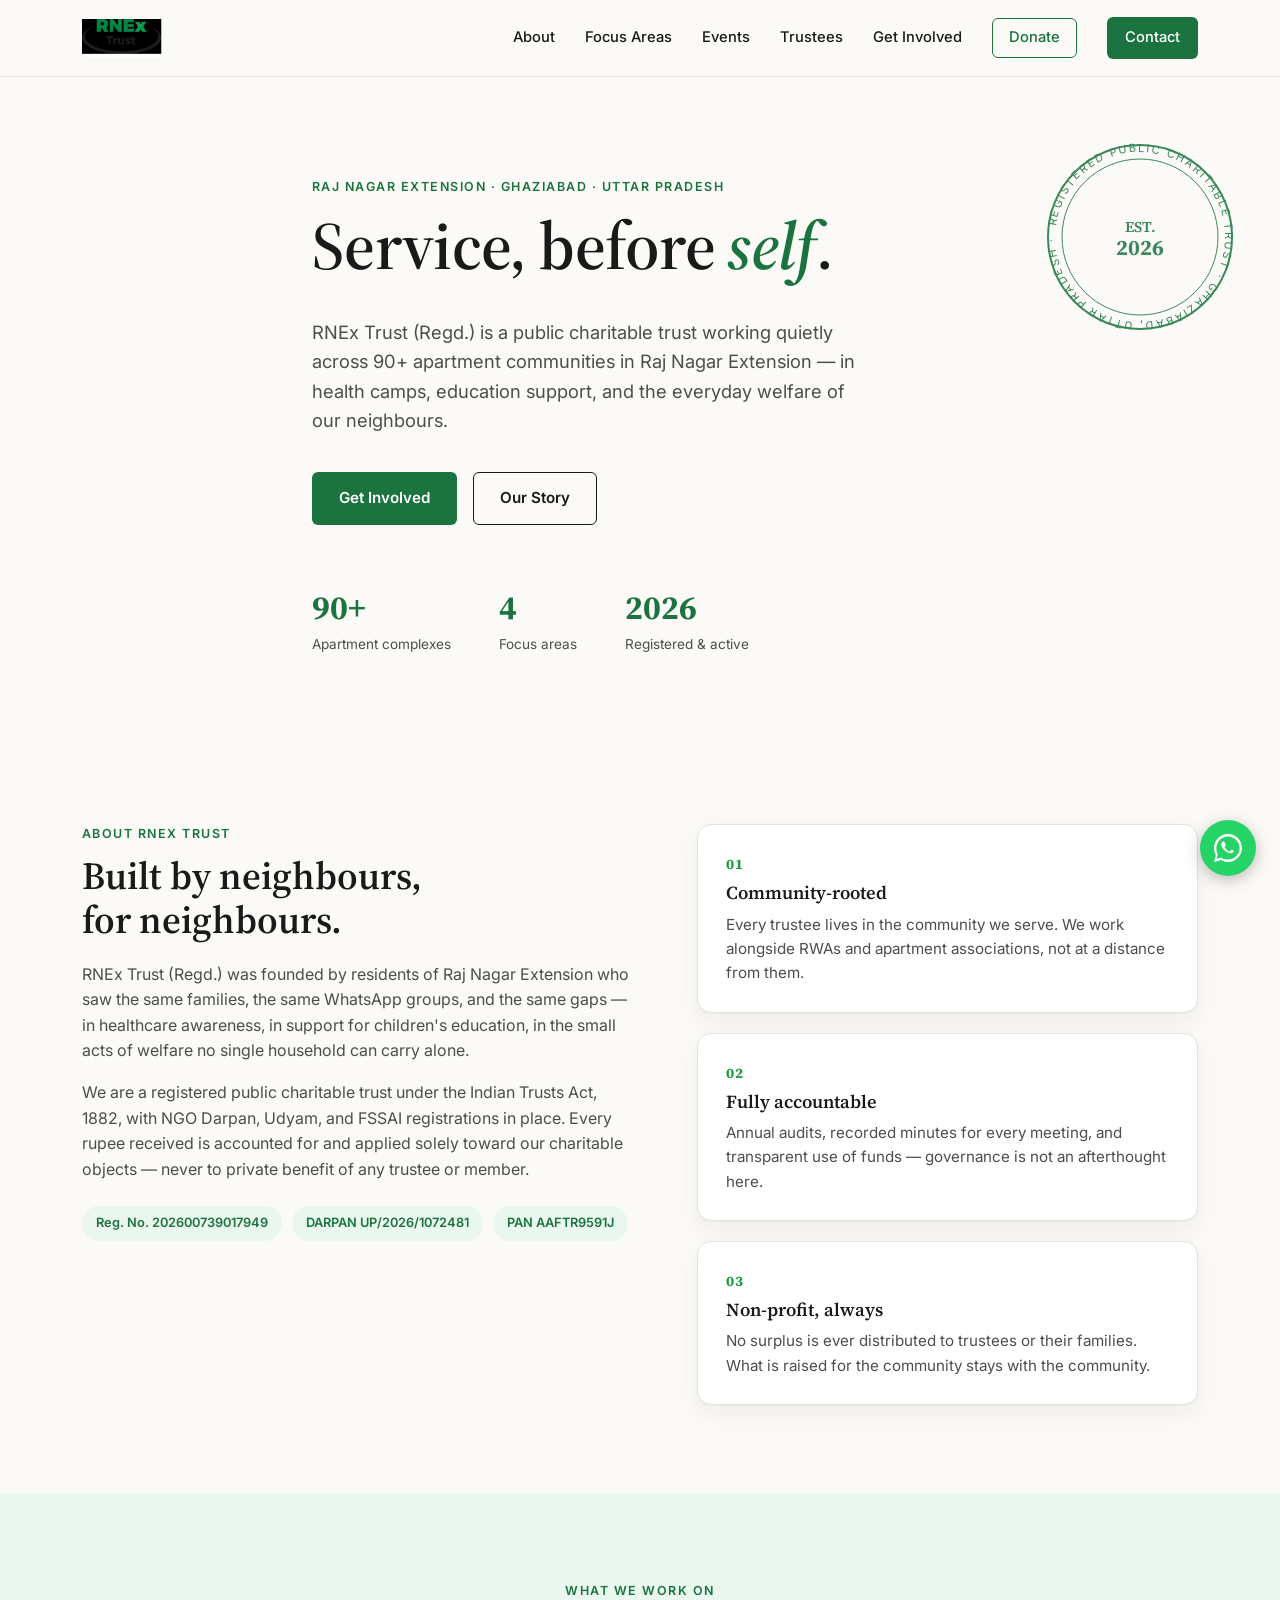
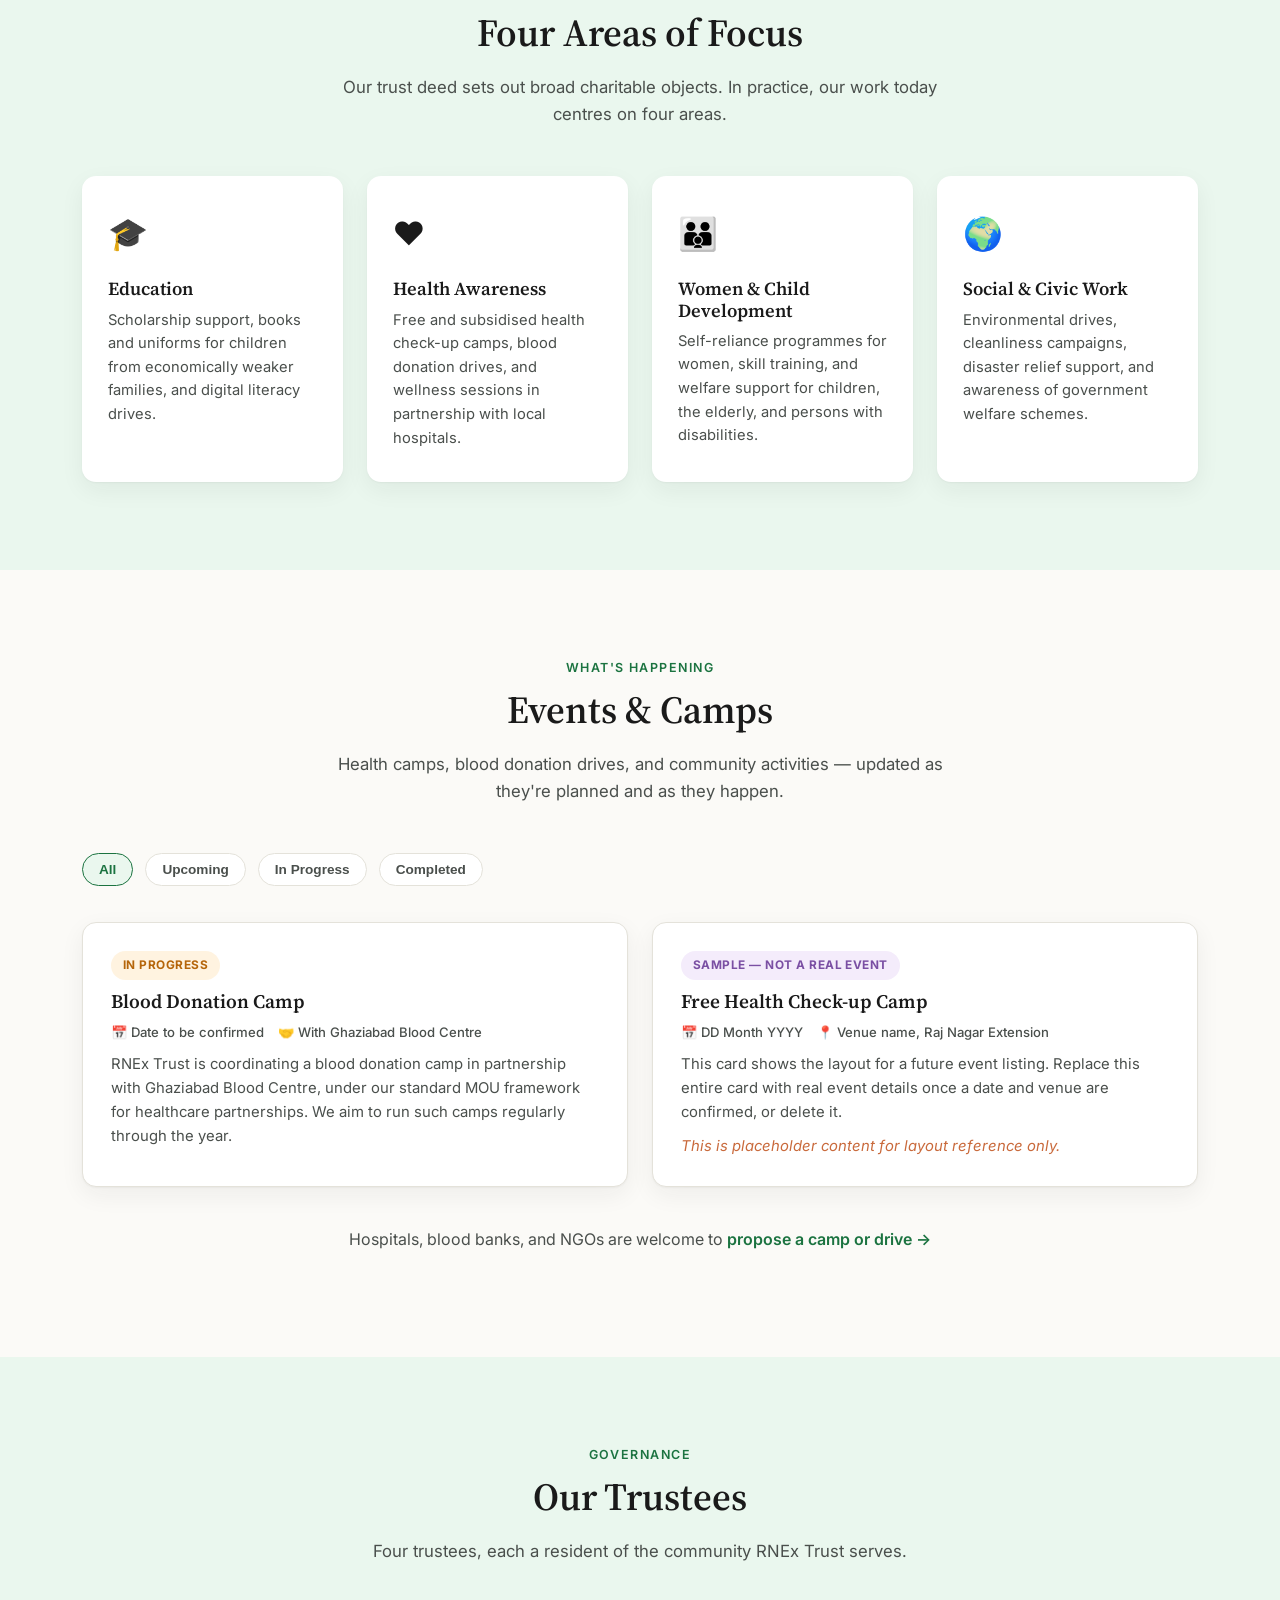
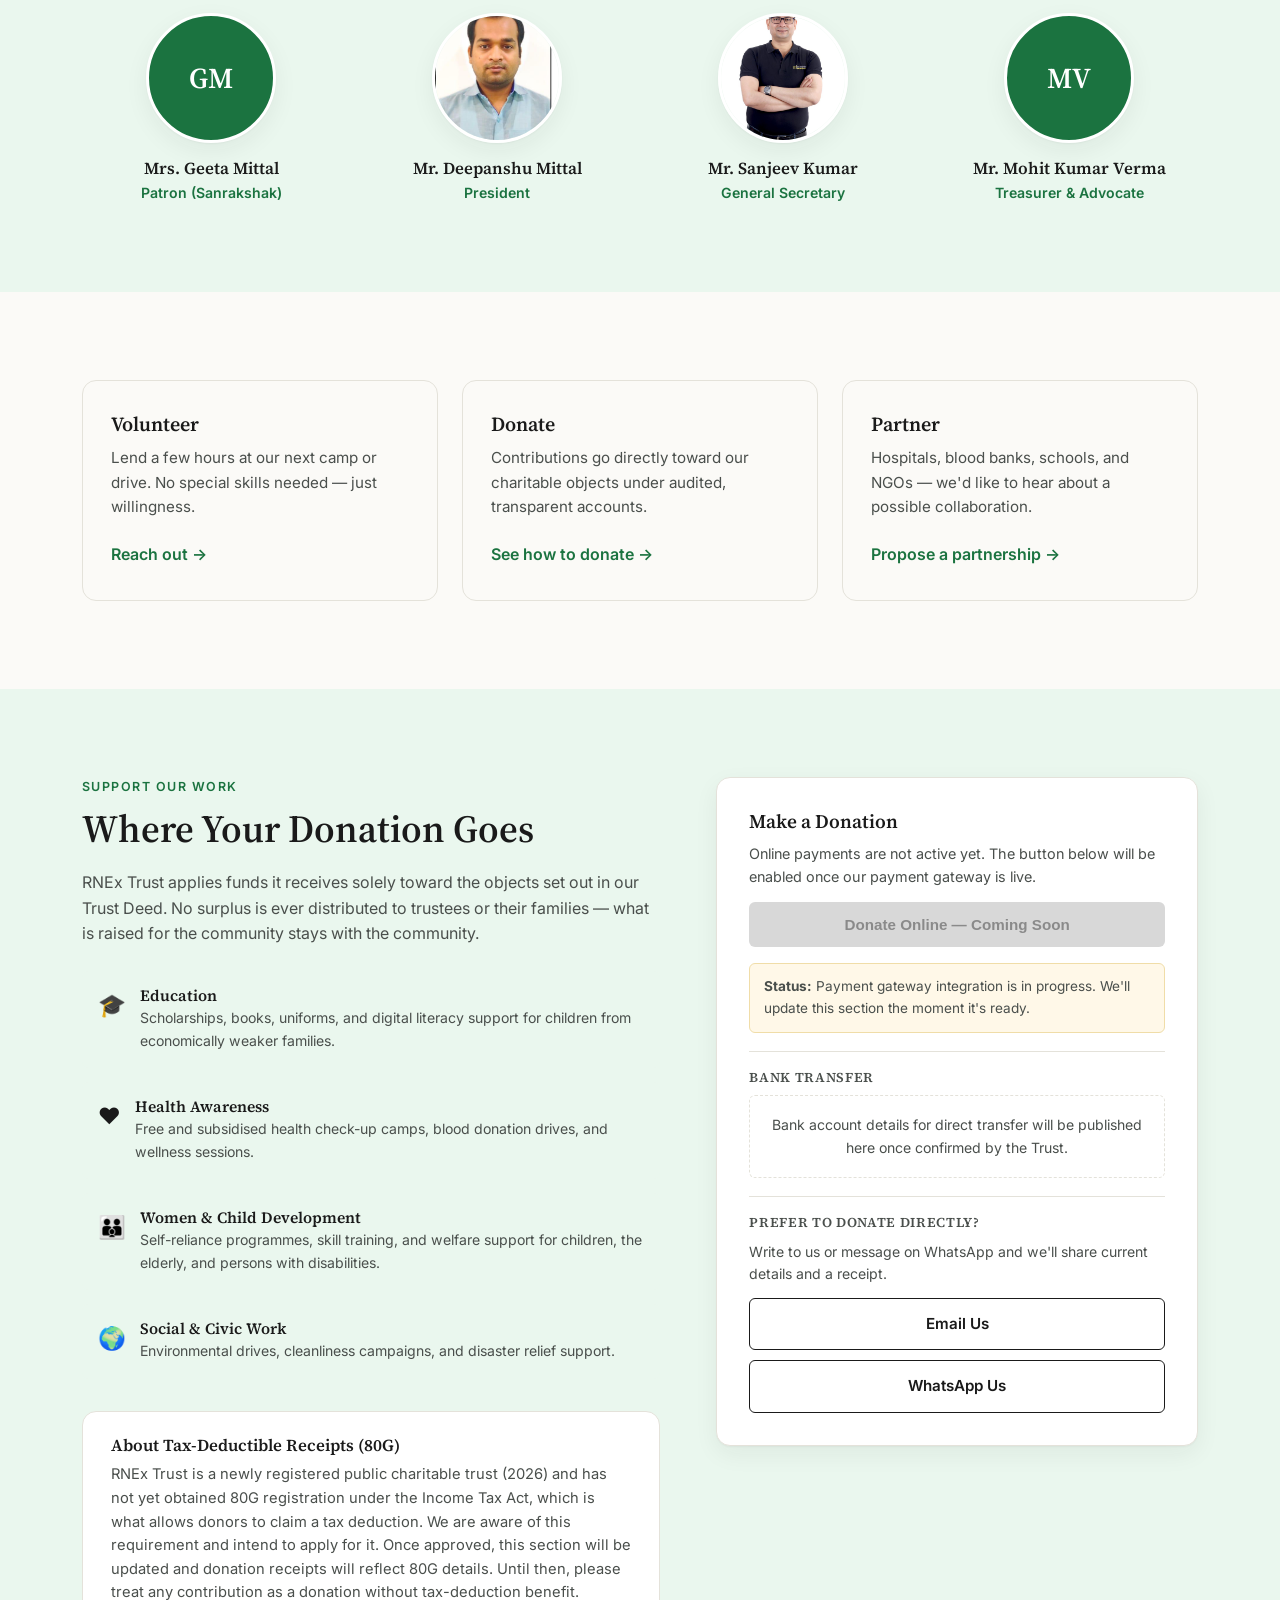
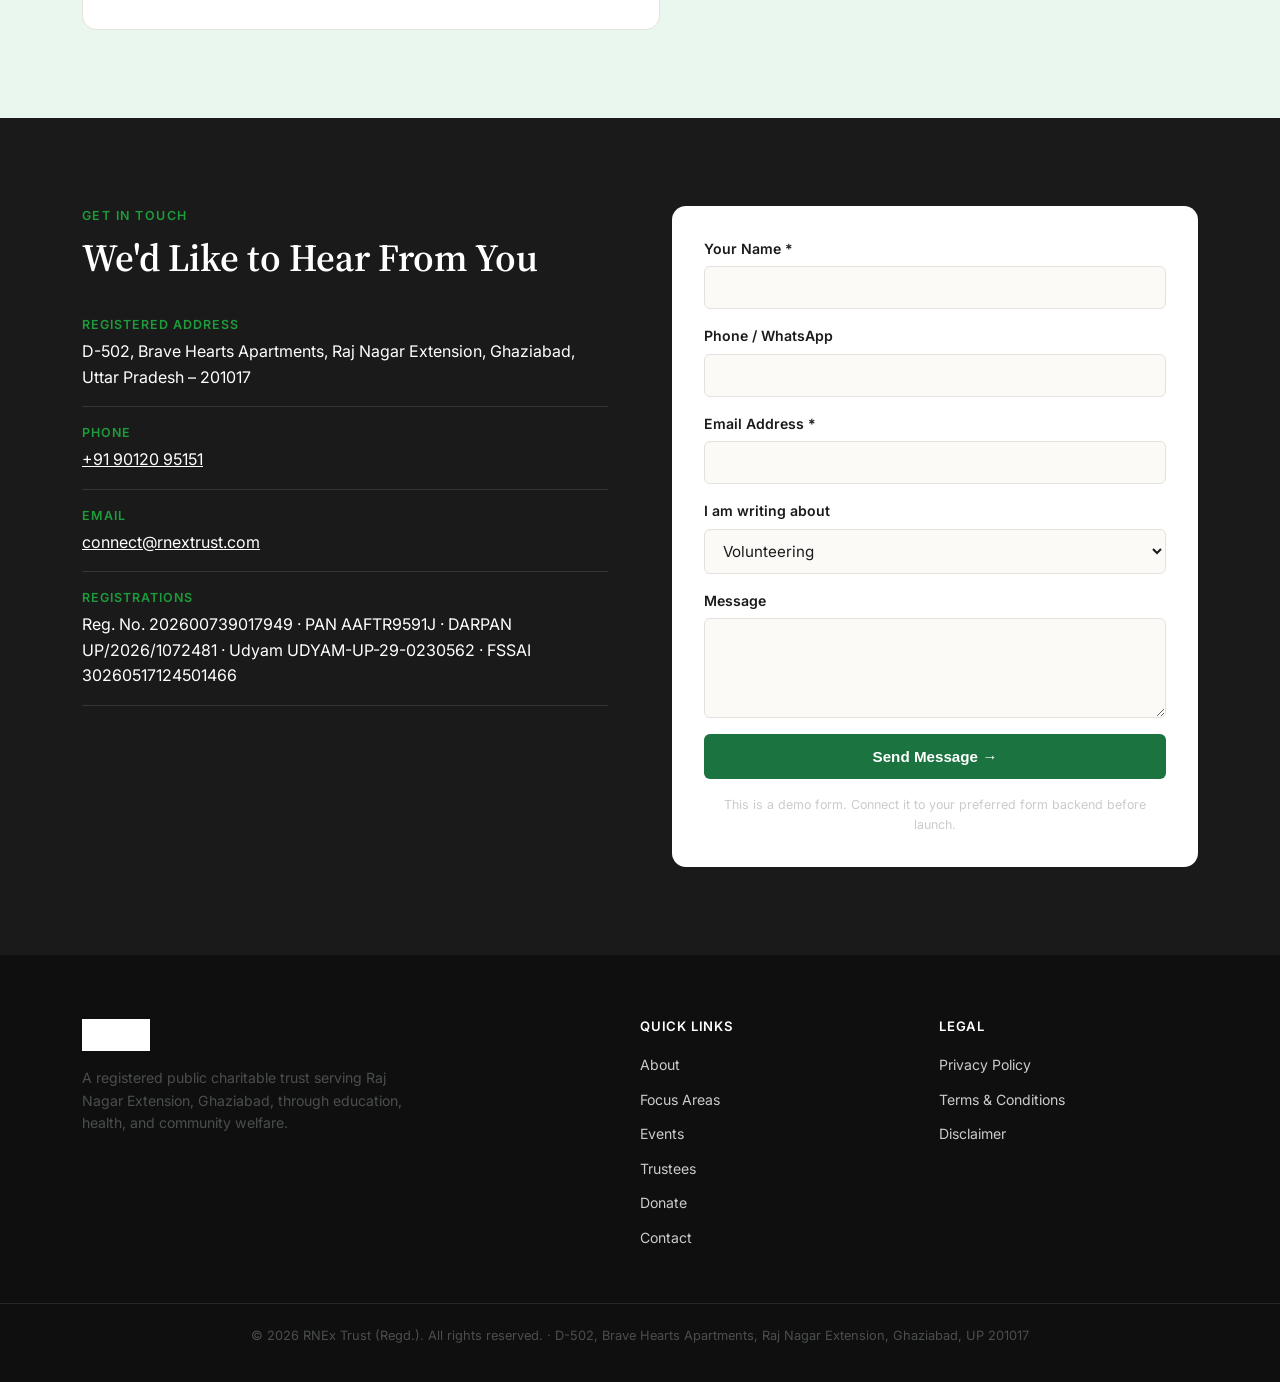
<file: index (3).html>
<!DOCTYPE html>
<html lang="en">
<head>
<meta charset="UTF-8">
<meta name="viewport" content="width=device-width, initial-scale=1.0">
<title>RNEx Trust (Regd.) — Education, Health & Community Welfare</title>
<meta name="description" content="RNEx Trust (Regd.) is a registered public charitable trust in Raj Nagar Extension, Ghaziabad, working in education, health awareness, and community welfare for 90+ apartment complexes.">
<meta name="keywords" content="RNEx Trust, charitable trust, Raj Nagar Extension, Ghaziabad, blood donation camp, health awareness, NGO Darpan, community welfare">
<meta property="og:title" content="RNEx Trust (Regd.)">
<meta property="og:description" content="Education · Health · Women & Child Development · Social Work — Raj Nagar Extension, Ghaziabad">
<meta property="og:type" content="website">
<meta name="theme-color" content="#1B7340">
<link rel="icon" href="[data-uri]">
<link rel="preconnect" href="https://fonts.googleapis.com">
<link rel="preconnect" href="https://fonts.gstatic.com" crossorigin>
<link href="https://fonts.googleapis.com/css2?family=Source+Serif+4:opsz,wght@8..60,400;8..60,500;8..60,600;8..60,700&family=Inter:wght@400;500;600;700&display=swap" rel="stylesheet">
<style>
/* ============================================
   RNEx Trust — Design Tokens
   ============================================ */
:root {
  --green-deep: #1B7340;
  --green-bright: #1E9B3A;
  --green-tint: #EAF7EE;
  --ink: #1A1A1A;
  --ink-soft: #4A4F4C;
  --paper: #FBFAF7;
  --paper-card: #FFFFFF;
  --terracotta: #C96A3C;
  --border-soft: #E4E2DA;

  --font-display: 'Source Serif 4', Georgia, serif;
  --font-body: 'Inter', -apple-system, BlinkMacSystemFont, sans-serif;

  --radius-sm: 6px;
  --radius-md: 14px;
  --radius-lg: 28px;
  --shadow-card: 0 1px 2px rgba(26,26,26,0.04), 0 8px 24px rgba(26,26,26,0.06);
  --max-width: 1180px;
}

* { box-sizing: border-box; }
html { scroll-behavior: smooth; }
body {
  margin: 0;
  font-family: var(--font-body);
  color: var(--ink);
  background: var(--paper);
  line-height: 1.6;
  -webkit-font-smoothing: antialiased;
}
img { max-width: 100%; display: block; }
a { color: inherit; text-decoration: none; }
h1, h2, h3, h4 {
  font-family: var(--font-display);
  margin: 0 0 0.5em;
  line-height: 1.15;
  font-weight: 600;
}
p { margin: 0 0 1em; color: var(--ink-soft); }
ul { margin: 0; padding: 0; }

:focus-visible {
  outline: 3px solid var(--green-bright);
  outline-offset: 2px;
}

@media (prefers-reduced-motion: reduce) {
  * { animation-duration: 0.01ms !important; transition-duration: 0.01ms !important; }
  html { scroll-behavior: auto; }
}

.section-inner, .header-inner, .footer-inner {
  max-width: var(--max-width);
  margin: 0 auto;
  padding: 0 32px;
}

.eyebrow {
  font-family: var(--font-body);
  font-size: 0.78rem;
  font-weight: 600;
  letter-spacing: 0.12em;
  text-transform: uppercase;
  color: var(--green-deep);
  margin: 0 0 0.8em;
}
.eyebrow.center { text-align: center; }
.center { text-align: center; }

.section { padding: 88px 0; }
.section-tint { background: var(--green-tint); }
.section-dark { background: var(--ink); color: #fff; }
.section-dark p { color: #C9CCCA; }
.section-dark .eyebrow { color: var(--green-bright); }
.section-lede { max-width: 620px; margin: 0 auto 48px; font-size: 1.05rem; }

h2 { font-size: clamp(1.8rem, 3vw, 2.4rem); }

/* ============================================
   Buttons
   ============================================ */
.btn {
  display: inline-flex;
  align-items: center;
  gap: 8px;
  padding: 13px 26px;
  border-radius: var(--radius-sm);
  font-weight: 600;
  font-size: 0.95rem;
  border: 1.5px solid transparent;
  cursor: pointer;
  transition: transform 0.15s ease, box-shadow 0.15s ease, background 0.15s ease;
}
.btn-primary {
  background: var(--green-deep);
  color: #fff;
}
.btn-primary:hover { background: #155c33; transform: translateY(-1px); }
.btn-ghost {
  background: transparent;
  border-color: var(--ink);
  color: var(--ink);
}
.btn-ghost:hover { background: var(--ink); color: #fff; }
.btn-block { width: 100%; justify-content: center; }

.link-arrow {
  font-weight: 600;
  color: var(--green-deep);
  display: inline-block;
  margin-top: 0.5em;
}
.link-arrow:hover { text-decoration: underline; }

/* ============================================
   Header / Nav
   ============================================ */
.site-header {
  position: sticky;
  top: 0;
  z-index: 100;
  background: rgba(251,250,247,0.92);
  backdrop-filter: blur(8px);
  border-bottom: 1px solid var(--border-soft);
}
.header-inner {
  display: flex;
  align-items: center;
  justify-content: space-between;
  height: 76px;
}
.brand-logo { height: 38px; width: auto; }
.main-nav { display: flex; align-items: center; gap: 30px; }
.main-nav a {
  font-size: 0.92rem;
  font-weight: 500;
  color: var(--ink);
}
.main-nav a:hover { color: var(--green-deep); }
.nav-cta {
  background: var(--green-deep);
  color: #fff !important;
  padding: 9px 18px;
  border-radius: var(--radius-sm);
}
.nav-cta:hover { background: #155c33; }
.nav-donate {
  border: 1.5px solid var(--green-deep);
  color: var(--green-deep) !important;
  padding: 7px 16px;
  border-radius: var(--radius-sm);
  font-weight: 600;
}
.nav-donate:hover { background: var(--green-tint); }

.nav-toggle {
  display: none;
  flex-direction: column;
  gap: 5px;
  background: none;
  border: none;
  cursor: pointer;
  padding: 6px;
}
.nav-toggle span {
  width: 24px;
  height: 2px;
  background: var(--ink);
  display: block;
}

@media (max-width: 880px) {
  .nav-toggle { display: flex; }
  .main-nav {
    position: absolute;
    top: 76px;
    left: 0;
    right: 0;
    background: var(--paper);
    flex-direction: column;
    align-items: stretch;
    gap: 0;
    border-bottom: 1px solid var(--border-soft);
    max-height: 0;
    overflow: hidden;
    transition: max-height 0.25s ease;
  }
  .main-nav.open { max-height: 360px; }
  .main-nav a {
    padding: 16px 32px;
    border-top: 1px solid var(--border-soft);
  }
  .nav-cta { margin: 16px 32px; text-align: center; }
}

/* ============================================
   Hero
   ============================================ */
.hero {
  position: relative;
  padding: 100px 0 80px;
  overflow: hidden;
}
.hero-inner {
  max-width: var(--max-width);
  margin: 0 auto;
  padding: 0 32px;
  max-width: 720px;
}
.hero h1 {
  font-size: clamp(2.6rem, 5.5vw, 4.2rem);
  letter-spacing: -0.01em;
}
.hero h1 em {
  font-style: italic;
  color: var(--green-deep);
}
.hero-lede {
  font-size: 1.15rem;
  max-width: 560px;
  margin-bottom: 2em;
}
.hero-actions { display: flex; gap: 16px; margin-bottom: 56px; flex-wrap: wrap; }
.hero-stats { display: flex; gap: 48px; flex-wrap: wrap; }
.stat { display: flex; flex-direction: column; }
.stat-num {
  font-family: var(--font-display);
  font-size: 2.1rem;
  font-weight: 700;
  color: var(--green-deep);
}
.stat-label {
  font-size: 0.85rem;
  color: var(--ink-soft);
}

.hero-seal {
  position: absolute;
  top: 60px;
  right: 40px;
  width: 200px;
  height: 200px;
  color: var(--green-deep);
  opacity: 0.85;
  animation: spin-slow 60s linear infinite;
}
.seal-svg { width: 100%; height: 100%; }
@keyframes spin-slow {
  from { transform: rotate(0deg); }
  to { transform: rotate(360deg); }
}
@media (max-width: 980px) {
  .hero-seal { display: none; }
}

/* ============================================
   About
   ============================================ */
.about-grid {
  display: grid;
  grid-template-columns: 1.1fr 1fr;
  gap: 64px;
  align-items: start;
}
.about-badges {
  display: flex;
  flex-wrap: wrap;
  gap: 10px;
  margin-top: 1.5em;
}
.badge-pill {
  background: var(--green-tint);
  color: var(--green-deep);
  font-size: 0.8rem;
  font-weight: 600;
  padding: 7px 14px;
  border-radius: 100px;
}
.about-pillars { display: flex; flex-direction: column; gap: 20px; }
.pillar-card {
  background: var(--paper-card);
  border: 1px solid var(--border-soft);
  border-radius: var(--radius-md);
  padding: 26px 28px;
  box-shadow: var(--shadow-card);
}
.pillar-mark {
  font-family: var(--font-display);
  font-weight: 700;
  color: var(--green-bright);
  font-size: 0.9rem;
  letter-spacing: 0.05em;
}
.pillar-card h3 { font-size: 1.15rem; margin-top: 0.3em; }
.pillar-card p { margin: 0; font-size: 0.95rem; }

@media (max-width: 880px) {
  .about-grid { grid-template-columns: 1fr; gap: 40px; }
}

/* ============================================
   Focus Areas
   ============================================ */
.focus-grid {
  display: grid;
  grid-template-columns: repeat(4, 1fr);
  gap: 24px;
}
.focus-card {
  background: var(--paper-card);
  border-radius: var(--radius-md);
  padding: 32px 26px;
  text-align: left;
  box-shadow: var(--shadow-card);
}
.focus-icon { font-size: 2rem; margin-bottom: 0.6em; }
.focus-card h3 { font-size: 1.15rem; }
.focus-card p { font-size: 0.92rem; margin: 0; }

@media (max-width: 980px) {
  .focus-grid { grid-template-columns: repeat(2, 1fr); }
}
@media (max-width: 560px) {
  .focus-grid { grid-template-columns: 1fr; }
}

/* ============================================
   Activities
   ============================================ */
.activities-grid {
  display: grid;
  grid-template-columns: 1.4fr 1fr;
  gap: 56px;
}
.activity-list { display: flex; flex-direction: column; gap: 24px; margin-top: 1.5em; }
.activity-list li {
  display: grid;
  grid-template-columns: 90px 1fr;
  gap: 16px;
  align-items: start;
  padding-bottom: 22px;
  border-bottom: 1px solid var(--border-soft);
}
.activity-list li:last-child { border-bottom: none; }
.activity-tag {
  background: var(--green-tint);
  color: var(--green-deep);
  font-size: 0.74rem;
  font-weight: 700;
  letter-spacing: 0.04em;
  text-transform: uppercase;
  padding: 5px 10px;
  border-radius: var(--radius-sm);
  text-align: center;
  height: fit-content;
}
.activity-list h4 { font-size: 1.02rem; margin-bottom: 0.3em; }
.activity-list p { font-size: 0.92rem; margin: 0; }

.partner-card {
  background: var(--ink);
  color: #fff;
  border-radius: var(--radius-md);
  padding: 34px;
}
.partner-card p { color: #C9CCCA; }
.partner-note a { color: var(--green-bright); font-weight: 600; }
.partner-note { margin-bottom: 0; }

@media (max-width: 880px) {
  .activities-grid { grid-template-columns: 1fr; gap: 40px; }
}

/* ============================================
   Trustees
   ============================================ */
.trustee-grid {
  display: grid;
  grid-template-columns: repeat(4, 1fr);
  gap: 28px;
}
.trustee-card { text-align: center; }
.trustee-photo {
  width: 130px;
  height: 130px;
  border-radius: 50%;
  object-fit: cover;
  margin: 0 auto 16px;
  border: 3px solid var(--paper-card);
  box-shadow: var(--shadow-card);
}
.trustee-photo-placeholder {
  display: flex;
  align-items: center;
  justify-content: center;
  background: var(--green-deep);
  color: #fff;
  font-family: var(--font-display);
  font-size: 1.8rem;
  font-weight: 600;
}
.trustee-card h3 { font-size: 1.05rem; margin-bottom: 0.2em; }
.trustee-role { font-size: 0.88rem; color: var(--green-deep); font-weight: 600; margin: 0; }

@media (max-width: 880px) {
  .trustee-grid { grid-template-columns: repeat(2, 1fr); gap: 36px 20px; }
}

/* ============================================
   Get Involved
   ============================================ */
.involved-grid {
  display: grid;
  grid-template-columns: repeat(3, 1fr);
  gap: 24px;
}
.involved-card {
  border: 1.5px solid var(--border-soft);
  border-radius: var(--radius-md);
  padding: 32px 28px;
  transition: border-color 0.2s ease, transform 0.2s ease;
}
.involved-card:hover {
  border-color: var(--green-bright);
  transform: translateY(-2px);
}
.involved-card h3 { font-size: 1.25rem; }
.involved-card p { font-size: 0.95rem; }

@media (max-width: 880px) {
  .involved-grid { grid-template-columns: 1fr; }
}

/* ============================================
   Contact
   ============================================ */
.contact-grid {
  display: grid;
  grid-template-columns: 1fr 1fr;
  gap: 64px;
}
.contact-row {
  display: flex;
  flex-direction: column;
  gap: 4px;
  padding: 16px 0;
  border-bottom: 1px solid rgba(255,255,255,0.12);
}
.contact-label {
  font-size: 0.78rem;
  font-weight: 600;
  letter-spacing: 0.08em;
  text-transform: uppercase;
  color: var(--green-bright);
}
.contact-row a { text-decoration: underline; }

.contact-form {
  background: #fff;
  border-radius: var(--radius-md);
  padding: 32px;
  display: flex;
  flex-direction: column;
  gap: 16px;
}
.contact-form label {
  display: flex;
  flex-direction: column;
  gap: 6px;
  font-size: 0.88rem;
  font-weight: 600;
  color: var(--ink);
}
.contact-form input,
.contact-form select,
.contact-form textarea {
  font-family: var(--font-body);
  font-size: 0.95rem;
  padding: 11px 14px;
  border: 1.5px solid var(--border-soft);
  border-radius: var(--radius-sm);
  color: var(--ink);
  background: var(--paper);
}
.contact-form input:focus,
.contact-form select:focus,
.contact-form textarea:focus {
  border-color: var(--green-bright);
  outline: none;
}
.form-note {
  font-size: 0.78rem;
  color: var(--ink-soft);
  text-align: center;
  margin: 0;
}

@media (max-width: 880px) {
  .contact-grid { grid-template-columns: 1fr; gap: 40px; }
}

/* ============================================
   Footer
   ============================================ */
.site-footer {
  background: #0F0F0F;
  color: #C9CCCA;
  padding: 64px 0 0;
}
.footer-inner {
  display: grid;
  grid-template-columns: 2fr 1fr 1fr;
  gap: 40px;
  padding-bottom: 48px;
}
.footer-logo { height: 32px; margin-bottom: 16px; filter: brightness(0) invert(1); }
.footer-brand p { font-size: 0.88rem; max-width: 320px; }
.footer-links h4, .footer-legal h4 {
  font-family: var(--font-body);
  font-size: 0.82rem;
  letter-spacing: 0.06em;
  text-transform: uppercase;
  color: #fff;
  margin-bottom: 14px;
}
.footer-links a, .footer-legal a {
  display: block;
  font-size: 0.88rem;
  color: #C9CCCA;
  padding: 6px 0;
}
.footer-links a:hover, .footer-legal a:hover { color: var(--green-bright); }
.footer-bottom {
  border-top: 1px solid rgba(255,255,255,0.1);
  text-align: center;
  padding: 22px 32px;
  font-size: 0.8rem;
}

@media (max-width: 700px) {
  .footer-inner { grid-template-columns: 1fr; gap: 32px; }
}

/* ============================================
   WhatsApp Float
   ============================================ */
.wa-float {
  position: fixed;
  bottom: 24px;
  right: 24px;
  width: 56px;
  height: 56px;
  background: #25D366;
  border-radius: 50%;
  display: flex;
  align-items: center;
  justify-content: center;
  box-shadow: 0 4px 16px rgba(0,0,0,0.25);
  z-index: 90;
  transition: transform 0.2s ease;
}
.wa-float:hover { transform: scale(1.08); }

/* ============================================
   Modals
   ============================================ */
.modal-overlay {
  position: fixed;
  inset: 0;
  background: rgba(26,26,26,0.6);
  display: none;
  align-items: center;
  justify-content: center;
  z-index: 200;
  padding: 24px;
}
.modal-overlay.open { display: flex; }
.modal-box {
  background: #fff;
  border-radius: var(--radius-md);
  max-width: 600px;
  max-height: 80vh;
  overflow-y: auto;
  padding: 40px;
  position: relative;
}
.modal-box h2 { margin-bottom: 0.2em; }
.modal-updated { font-size: 0.82rem; color: var(--ink-soft); margin-bottom: 1.5em; }
.modal-box h3 { font-size: 1.05rem; margin-top: 1.4em; }
.modal-box p { font-size: 0.92rem; }
.modal-close {
  position: absolute;
  top: 18px;
  right: 18px;
  background: none;
  border: none;
  font-size: 1.6rem;
  line-height: 1;
  cursor: pointer;
  color: var(--ink-soft);
}
.modal-close:hover { color: var(--ink); }

/* ============================================
   Sub-page header banner (Events / Donate)
   ============================================ */
.page-header {
  background: var(--ink);
  color: #fff;
  padding: 64px 0 56px;
}
.page-header .eyebrow { color: var(--green-bright); }
.page-header h1 { font-size: clamp(2.2rem, 4.5vw, 3rem); margin-bottom: 0.4em; }
.page-header p { color: #C9CCCA; max-width: 620px; margin: 0; }

/* ============================================
   Events Page
   ============================================ */
.events-toolbar {
  display: flex;
  gap: 12px;
  margin-bottom: 36px;
  flex-wrap: wrap;
}
.filter-pill {
  border: 1.5px solid var(--border-soft);
  background: var(--paper-card);
  padding: 8px 16px;
  border-radius: 100px;
  font-size: 0.85rem;
  font-weight: 600;
  color: var(--ink-soft);
  cursor: pointer;
  transition: all 0.15s ease;
}
.filter-pill.active,
.filter-pill:hover {
  border-color: var(--green-deep);
  color: var(--green-deep);
  background: var(--green-tint);
}

.events-grid {
  display: grid;
  grid-template-columns: repeat(2, 1fr);
  gap: 24px;
}
.event-card {
  background: var(--paper-card);
  border: 1px solid var(--border-soft);
  border-radius: var(--radius-md);
  padding: 28px;
  box-shadow: var(--shadow-card);
  display: flex;
  flex-direction: column;
  gap: 10px;
}
.event-status {
  display: inline-flex;
  align-items: center;
  gap: 6px;
  font-size: 0.74rem;
  font-weight: 700;
  letter-spacing: 0.04em;
  text-transform: uppercase;
  padding: 5px 12px;
  border-radius: 100px;
  width: fit-content;
}
.event-status.status-progress { background: #FFF3E0; color: #B5650A; }
.event-status.status-upcoming { background: var(--green-tint); color: var(--green-deep); }
.event-status.status-completed { background: #EAEAEA; color: var(--ink-soft); }
.event-status.status-sample { background: #F4ECFB; color: #7A4FA3; }
.event-card h3 { font-size: 1.2rem; margin-bottom: 0; }
.event-meta {
  display: flex;
  flex-wrap: wrap;
  gap: 14px;
  font-size: 0.82rem;
  color: var(--ink-soft);
  font-weight: 500;
}
.event-meta span { display: flex; align-items: center; gap: 5px; }
.event-card p { font-size: 0.93rem; margin: 0; }
.sample-note {
  font-size: 0.78rem;
  color: var(--terracotta);
  font-style: italic;
  margin: 0;
}

.events-empty {
  text-align: center;
  padding: 60px 20px;
  border: 1.5px dashed var(--border-soft);
  border-radius: var(--radius-md);
  color: var(--ink-soft);
}

@media (max-width: 880px) {
  .events-grid { grid-template-columns: 1fr; }
}

/* ============================================
   Donate Page
   ============================================ */
.donate-grid {
  display: grid;
  grid-template-columns: 1.2fr 1fr;
  gap: 56px;
  align-items: start;
}
.donate-purpose-list { display: flex; flex-direction: column; gap: 14px; margin: 1.5em 0; }
.donate-purpose-item {
  display: flex;
  gap: 14px;
  align-items: flex-start;
  padding: 16px;
  background: var(--green-tint);
  border-radius: var(--radius-sm);
}
.donate-purpose-item .focus-icon { font-size: 1.4rem; margin: 0; }
.donate-purpose-item h4 { font-size: 0.98rem; margin-bottom: 2px; }
.donate-purpose-item p { font-size: 0.88rem; margin: 0; }

.donate-card {
  background: var(--paper-card);
  border: 1px solid var(--border-soft);
  border-radius: var(--radius-md);
  padding: 32px;
  box-shadow: var(--shadow-card);
  position: sticky;
  top: 100px;
}
.donate-card h3 { font-size: 1.2rem; }
.btn-disabled {
  background: #D8D8D8;
  color: #8A8A8A;
  cursor: not-allowed;
  pointer-events: none;
}
.donate-status-note {
  font-size: 0.85rem;
  color: var(--ink-soft);
  background: #FFF8E8;
  border: 1px solid #F0DDA8;
  border-radius: var(--radius-sm);
  padding: 12px 14px;
  margin: 16px 0;
}
.bank-details {
  border-top: 1px solid var(--border-soft);
  padding-top: 18px;
  margin-top: 18px;
}
.bank-details h4 {
  font-size: 0.85rem;
  text-transform: uppercase;
  letter-spacing: 0.05em;
  color: var(--ink-soft);
  margin-bottom: 10px;
}
.bank-row {
  display: flex;
  justify-content: space-between;
  font-size: 0.88rem;
  padding: 6px 0;
  border-bottom: 1px dashed var(--border-soft);
}
.bank-row span:first-child { color: var(--ink-soft); }
.bank-row span:last-child { font-weight: 600; }
.bank-placeholder {
  text-align: center;
  padding: 18px;
  border: 1.5px dashed var(--border-soft);
  border-radius: var(--radius-sm);
  color: var(--ink-soft);
  font-size: 0.88rem;
}

.tax-note {
  background: #fff;
  border: 1px solid var(--border-soft);
  border-radius: var(--radius-md);
  padding: 24px 28px;
  margin-top: 32px;
}
.tax-note h3 { font-size: 1.05rem; }
.tax-note p { font-size: 0.92rem; margin: 0; }

@media (max-width: 880px) {
  .donate-grid { grid-template-columns: 1fr; gap: 36px; }
  .donate-card { position: static; }
}

</style>
</head>
<body>

<!-- ====== HEADER / NAV ====== -->
<header class="site-header" id="top">
  <div class="header-inner">
    <a href="#top" class="brand">
      <img src="[data-uri]" alt="RNEx Trust" class="brand-logo">
    </a>
    <nav class="main-nav" id="mainNav">
      <a href="#about">About</a>
      <a href="#focus">Focus Areas</a>
      <a href="#events">Events</a>
      <a href="#trustees">Trustees</a>
      <a href="#involved">Get Involved</a>
      <a href="#donate" class="nav-donate">Donate</a>
      <a href="#contact" class="nav-cta">Contact</a>
    </nav>
    <button class="nav-toggle" id="navToggle" aria-label="Toggle navigation" aria-expanded="false">
      <span></span><span></span><span></span>
    </button>
  </div>
</header>

<!-- ====== HERO ====== -->
<section class="hero">
  <div class="hero-inner">
    <p class="eyebrow">Raj Nagar Extension &middot; Ghaziabad &middot; Uttar Pradesh</p>
    <h1>Service, before <em>self</em>.</h1>
    <p class="hero-lede">RNEx Trust (Regd.) is a public charitable trust working quietly across 90+ apartment communities in Raj Nagar Extension &mdash; in health camps, education support, and the everyday welfare of our neighbours.</p>
    <div class="hero-actions">
      <a href="#involved" class="btn btn-primary">Get Involved</a>
      <a href="#about" class="btn btn-ghost">Our Story</a>
    </div>
    <div class="hero-stats">
      <div class="stat"><span class="stat-num">90+</span><span class="stat-label">Apartment complexes</span></div>
      <div class="stat"><span class="stat-num">4</span><span class="stat-label">Focus areas</span></div>
      <div class="stat"><span class="stat-num">2026</span><span class="stat-label">Registered &amp; active</span></div>
    </div>
  </div>
  <div class="hero-seal" aria-hidden="true">
    <svg viewBox="0 0 200 200" class="seal-svg">
      <circle cx="100" cy="100" r="92" fill="none" stroke="currentColor" stroke-width="2"/>
      <circle cx="100" cy="100" r="78" fill="none" stroke="currentColor" stroke-width="1"/>
      <path id="sealCircle" d="M 100,100 m -85,0 a 85,85 0 1,1 170,0 a 85,85 0 1,1 -170,0" fill="none"/>
      <text font-size="11" letter-spacing="2" fill="currentColor">
        <textPath href="#sealCircle" startOffset="2%">REGISTERED PUBLIC CHARITABLE TRUST &middot; GHAZIABAD, UTTAR PRADESH &middot;</textPath>
      </text>
      <text x="100" y="95" text-anchor="middle" font-size="15" font-weight="600" fill="currentColor" font-family="'Source Serif 4', serif">EST.</text>
      <text x="100" y="118" text-anchor="middle" font-size="22" font-weight="700" fill="currentColor" font-family="'Source Serif 4', serif">2026</text>
    </svg>
  </div>
</section>

<!-- ====== ABOUT ====== -->
<section class="section" id="about">
  <div class="section-inner about-grid">
    <div class="about-text">
      <p class="eyebrow">About RNEx Trust</p>
      <h2>Built by neighbours, <br>for neighbours.</h2>
      <p>RNEx Trust (Regd.) was founded by residents of Raj Nagar Extension who saw the same families, the same WhatsApp groups, and the same gaps &mdash; in healthcare awareness, in support for children's education, in the small acts of welfare no single household can carry alone.</p>
      <p>We are a registered public charitable trust under the Indian Trusts Act, 1882, with NGO Darpan, Udyam, and FSSAI registrations in place. Every rupee received is accounted for and applied solely toward our charitable objects &mdash; never to private benefit of any trustee or member.</p>
      <div class="about-badges">
        <div class="badge-pill">Reg. No. 202600739017949</div>
        <div class="badge-pill">DARPAN UP/2026/1072481</div>
        <div class="badge-pill">PAN AAFTR9591J</div>
      </div>
    </div>
    <div class="about-pillars">
      <div class="pillar-card">
        <span class="pillar-mark">01</span>
        <h3>Community-rooted</h3>
        <p>Every trustee lives in the community we serve. We work alongside RWAs and apartment associations, not at a distance from them.</p>
      </div>
      <div class="pillar-card">
        <span class="pillar-mark">02</span>
        <h3>Fully accountable</h3>
        <p>Annual audits, recorded minutes for every meeting, and transparent use of funds &mdash; governance is not an afterthought here.</p>
      </div>
      <div class="pillar-card">
        <span class="pillar-mark">03</span>
        <h3>Non-profit, always</h3>
        <p>No surplus is ever distributed to trustees or their families. What is raised for the community stays with the community.</p>
      </div>
    </div>
  </div>
</section>

<!-- ====== FOCUS AREAS ====== -->
<section class="section section-tint" id="focus">
  <div class="section-inner">
    <p class="eyebrow center">What We Work On</p>
    <h2 class="center">Four Areas of Focus</h2>
    <p class="section-lede center">Our trust deed sets out broad charitable objects. In practice, our work today centres on four areas.</p>
    <div class="focus-grid">
      <div class="focus-card">
        <div class="focus-icon">&#127891;</div>
        <h3>Education</h3>
        <p>Scholarship support, books and uniforms for children from economically weaker families, and digital literacy drives.</p>
      </div>
      <div class="focus-card">
        <div class="focus-icon">&#10084;&#65039;</div>
        <h3>Health Awareness</h3>
        <p>Free and subsidised health check-up camps, blood donation drives, and wellness sessions in partnership with local hospitals.</p>
      </div>
      <div class="focus-card">
        <div class="focus-icon">&#128106;</div>
        <h3>Women &amp; Child Development</h3>
        <p>Self-reliance programmes for women, skill training, and welfare support for children, the elderly, and persons with disabilities.</p>
      </div>
      <div class="focus-card">
        <div class="focus-icon">&#127757;</div>
        <h3>Social &amp; Civic Work</h3>
        <p>Environmental drives, cleanliness campaigns, disaster relief support, and awareness of government welfare schemes.</p>
      </div>
    </div>
  </div>
</section>

<!-- ====== EVENTS ====== -->
<section class="section" id="events">
  <div class="section-inner">
    <p class="eyebrow center">What's Happening</p>
    <h2 class="center">Events &amp; Camps</h2>
    <p class="section-lede center">Health camps, blood donation drives, and community activities &mdash; updated as they're planned and as they happen.</p>

    <div class="events-toolbar">
      <button class="filter-pill active" data-filter="all">All</button>
      <button class="filter-pill" data-filter="upcoming">Upcoming</button>
      <button class="filter-pill" data-filter="progress">In Progress</button>
      <button class="filter-pill" data-filter="completed">Completed</button>
    </div>

    <div class="events-grid" id="eventsGrid">

      <!-- Real, confirmed activity -->
      <div class="event-card" data-status="progress">
        <span class="event-status status-progress">In Progress</span>
        <h3>Blood Donation Camp</h3>
        <div class="event-meta">
          <span>&#128197; Date to be confirmed</span>
          <span>&#129309; With Ghaziabad Blood Centre</span>
        </div>
        <p>RNEx Trust is coordinating a blood donation camp in partnership with Ghaziabad Blood Centre, under our standard MOU framework for healthcare partnerships. We aim to run such camps regularly through the year.</p>
      </div>

      <!-- Clearly labelled sample/placeholder so layout can be reviewed before real data exists -->
      <div class="event-card" data-status="sample">
        <span class="event-status status-sample">Sample &mdash; Not a real event</span>
        <h3>Free Health Check-up Camp</h3>
        <div class="event-meta">
          <span>&#128197; DD Month YYYY</span>
          <span>&#128205; Venue name, Raj Nagar Extension</span>
        </div>
        <p>This card shows the layout for a future event listing. Replace this entire card with real event details once a date and venue are confirmed, or delete it.</p>
        <p class="sample-note">This is placeholder content for layout reference only.</p>
      </div>

    </div>

    <div class="events-empty" id="eventsEmpty" style="display:none;">
      <p style="margin:0;">No events in this category yet. Check back soon, or follow up with us directly.</p>
    </div>

    <p style="text-align:center; margin-top: 32px;">Hospitals, blood banks, and NGOs are welcome to <a href="#contact" class="link-arrow">propose a camp or drive &rarr;</a></p>
  </div>
</section>

<!-- ====== TRUSTEES ====== -->
<section class="section section-tint" id="trustees">
  <div class="section-inner">
    <p class="eyebrow center">Governance</p>
    <h2 class="center">Our Trustees</h2>
    <p class="section-lede center">Four trustees, each a resident of the community RNEx Trust serves.</p>
    <div class="trustee-grid">
      <div class="trustee-card">
        <div class="trustee-photo trustee-photo-placeholder" aria-hidden="true">GM</div>
        <h3>Mrs. Geeta Mittal</h3>
        <p class="trustee-role">Patron (Sanrakshak)</p>
      </div>
      <div class="trustee-card">
        <img src="[data-uri]" alt="Mr. Deepanshu Mittal" class="trustee-photo">
        <h3>Mr. Deepanshu Mittal</h3>
        <p class="trustee-role">President</p>
      </div>
      <div class="trustee-card">
        <img src="[data-uri]" alt="Mr. Sanjeev Kumar" class="trustee-photo">
        <h3>Mr. Sanjeev Kumar</h3>
        <p class="trustee-role">General Secretary</p>
      </div>
      <div class="trustee-card">
        <div class="trustee-photo trustee-photo-placeholder" aria-hidden="true">MV</div>
        <h3>Mr. Mohit Kumar Verma</h3>
        <p class="trustee-role">Treasurer &amp; Advocate</p>
      </div>
    </div>
  </div>
</section>

<!-- ====== GET INVOLVED ====== -->
<section class="section" id="involved">
  <div class="section-inner involved-grid">
    <div class="involved-card">
      <h3>Volunteer</h3>
      <p>Lend a few hours at our next camp or drive. No special skills needed &mdash; just willingness.</p>
      <a href="#contact" class="link-arrow">Reach out &rarr;</a>
    </div>
    <div class="involved-card">
      <h3>Donate</h3>
      <p>Contributions go directly toward our charitable objects under audited, transparent accounts.</p>
      <a href="#donate" class="link-arrow">See how to donate &rarr;</a>
    </div>
    <div class="involved-card">
      <h3>Partner</h3>
      <p>Hospitals, blood banks, schools, and NGOs &mdash; we'd like to hear about a possible collaboration.</p>
      <a href="#contact" class="link-arrow">Propose a partnership &rarr;</a>
    </div>
  </div>
</section>

<!-- ====== DONATE ====== -->
<section class="section section-tint" id="donate">
  <div class="section-inner donate-grid">

    <div class="donate-info">
      <p class="eyebrow">Support Our Work</p>
      <h2>Where Your Donation Goes</h2>
      <p>RNEx Trust applies funds it receives solely toward the objects set out in our Trust Deed. No surplus is ever distributed to trustees or their families &mdash; what is raised for the community stays with the community.</p>

      <div class="donate-purpose-list">
        <div class="donate-purpose-item">
          <span class="focus-icon">&#127891;</span>
          <div><h4>Education</h4><p>Scholarships, books, uniforms, and digital literacy support for children from economically weaker families.</p></div>
        </div>
        <div class="donate-purpose-item">
          <span class="focus-icon">&#10084;&#65039;</span>
          <div><h4>Health Awareness</h4><p>Free and subsidised health check-up camps, blood donation drives, and wellness sessions.</p></div>
        </div>
        <div class="donate-purpose-item">
          <span class="focus-icon">&#128106;</span>
          <div><h4>Women &amp; Child Development</h4><p>Self-reliance programmes, skill training, and welfare support for children, the elderly, and persons with disabilities.</p></div>
        </div>
        <div class="donate-purpose-item">
          <span class="focus-icon">&#127757;</span>
          <div><h4>Social &amp; Civic Work</h4><p>Environmental drives, cleanliness campaigns, and disaster relief support.</p></div>
        </div>
      </div>

      <div class="tax-note">
        <h3>About Tax-Deductible Receipts (80G)</h3>
        <p>RNEx Trust is a newly registered public charitable trust (2026) and has not yet obtained 80G registration under the Income Tax Act, which is what allows donors to claim a tax deduction. We are aware of this requirement and intend to apply for it. Once approved, this section will be updated and donation receipts will reflect 80G details. Until then, please treat any contribution as a donation without tax-deduction benefit.</p>
      </div>
    </div>

    <div class="donate-card">
      <h3>Make a Donation</h3>
      <p style="font-size:0.9rem;">Online payments are not active yet. The button below will be enabled once our payment gateway is live.</p>

      <button class="btn btn-primary btn-block btn-disabled" disabled>Donate Online — Coming Soon</button>

      <div class="donate-status-note">
        <strong>Status:</strong> Payment gateway integration is in progress. We'll update this section the moment it's ready.
      </div>

      <div class="bank-details">
        <h4>Bank Transfer</h4>
        <div class="bank-placeholder">
          Bank account details for direct transfer will be published here once confirmed by the Trust.
        </div>
      </div>

      <div class="bank-details">
        <h4>Prefer to Donate Directly?</h4>
        <p style="font-size:0.88rem; margin-bottom: 12px;">Write to us or message on WhatsApp and we'll share current details and a receipt.</p>
        <a href="mailto:connect@rnextrust.com?subject=Donation%20Enquiry" class="btn btn-ghost btn-block" style="margin-bottom:10px;">Email Us</a>
        <a href="https://wa.me/919012095151?text=Hi%2C%20I%E2%80%99d%20like%20to%20donate%20to%20RNEx%20Trust.%20Could%20you%20share%20the%20details%3F" class="btn btn-ghost btn-block" target="_blank" rel="noopener">WhatsApp Us</a>
      </div>
    </div>

  </div>
</section>

<!-- ====== CONTACT ====== -->
<section class="section section-dark" id="contact">
  <div class="section-inner contact-grid">
    <div class="contact-info">
      <p class="eyebrow">Get in Touch</p>
      <h2>We'd Like to Hear From You</h2>
      <div class="contact-row">
        <span class="contact-label">Registered Address</span>
        <span>D-502, Brave Hearts Apartments, Raj Nagar Extension, Ghaziabad, Uttar Pradesh &ndash; 201017</span>
      </div>
      <div class="contact-row">
        <span class="contact-label">Phone</span>
        <span><a href="tel:+919012095151">+91 90120 95151</a></span>
      </div>
      <div class="contact-row">
        <span class="contact-label">Email</span>
        <span><a href="mailto:connect@rnextrust.com">connect@rnextrust.com</a></span>
      </div>
      <div class="contact-row">
        <span class="contact-label">Registrations</span>
        <span>Reg. No. 202600739017949 &middot; PAN AAFTR9591J &middot; DARPAN UP/2026/1072481 &middot; Udyam UDYAM-UP-29-0230562 &middot; FSSAI 30260517124501466</span>
      </div>
    </div>
    <form class="contact-form" id="contactForm">
      <label>Your Name *<input type="text" name="name" required></label>
      <label>Phone / WhatsApp<input type="tel" name="phone"></label>
      <label>Email Address *<input type="email" name="email" required></label>
      <label>I am writing about
        <select name="topic">
          <option>Volunteering</option>
          <option>Donation</option>
          <option>Partnership / Collaboration</option>
          <option>General Enquiry</option>
        </select>
      </label>
      <label>Message<textarea name="message" rows="4"></textarea></label>
      <button type="submit" class="btn btn-primary btn-block">Send Message &rarr;</button>
      <p class="form-note">This is a demo form. Connect it to your preferred form backend before launch.</p>
    </form>
  </div>
</section>

<!-- ====== FOOTER ====== -->
<footer class="site-footer">
  <div class="footer-inner">
    <div class="footer-brand">
      <img src="[data-uri]" alt="RNEx Trust" class="footer-logo">
      <p>A registered public charitable trust serving Raj Nagar Extension, Ghaziabad, through education, health, and community welfare.</p>
    </div>
    <div class="footer-links">
      <h4>Quick Links</h4>
      <a href="#about">About</a>
      <a href="#focus">Focus Areas</a>
      <a href="#events">Events</a>
      <a href="#trustees">Trustees</a>
      <a href="#donate">Donate</a>
      <a href="#contact">Contact</a>
    </div>
    <div class="footer-legal">
      <h4>Legal</h4>
      <a href="#" data-modal="privacyModal">Privacy Policy</a>
      <a href="#" data-modal="termsModal">Terms &amp; Conditions</a>
      <a href="#" data-modal="disclaimerModal">Disclaimer</a>
    </div>
  </div>
  <div class="footer-bottom">
    <p>&copy; 2026 RNEx Trust (Regd.). All rights reserved. &middot; D-502, Brave Hearts Apartments, Raj Nagar Extension, Ghaziabad, UP 201017</p>
  </div>
</footer>

<!-- ====== WHATSAPP FLOAT ====== -->
<a class="wa-float" href="https://wa.me/919012095151?text=Hi%2C%20I%20found%20RNEx%20Trust%20through%20your%20website.%20I%E2%80%99d%20like%20to%20know%20more." target="_blank" rel="noopener" aria-label="Chat on WhatsApp">
  <svg viewBox="0 0 32 32" width="28" height="28" fill="white"><path d="M16 0C7.16 0 0 7.16 0 16c0 2.83.74 5.6 2.14 8.03L.06 31.94l8.1-2.13A15.9 15.9 0 0 0 16 32c8.84 0 16-7.16 16-16S24.84 0 16 0zm0 29.27c-2.55 0-5.04-.68-7.2-1.97l-.52-.31-5.36 1.41 1.43-5.22-.34-.54A13.24 13.24 0 0 1 2.73 16C2.73 8.7 8.7 2.73 16 2.73S29.27 8.7 29.27 16 23.3 29.27 16 29.27zm7.27-9.94c-.4-.2-2.36-1.16-2.73-1.3-.37-.13-.63-.2-.9.2-.27.4-1.02 1.3-1.25 1.56-.23.27-.46.3-.85.1-.4-.2-1.66-.61-3.16-1.95-1.17-1.04-1.95-2.33-2.18-2.72-.23-.4-.02-.6.18-.8.2-.2.4-.5.6-.76.2-.27.27-.46.4-.76.13-.3.07-.56-.07-.76-.13-.2-.85-2.06-1.18-2.81-.3-.7-.61-.6-.85-.61-.21-.01-.46-.01-.7-.01-.24 0-.63.09-.96.45-.33.36-1.26 1.23-1.26 3 0 1.76 1.29 3.46 1.47 3.7.18.23 2.49 3.81 6.04 5.19 3.55 1.39 3.55.93 4.19.87.63-.06 2.05-.84 2.34-1.65.29-.81.29-1.5.2-1.65-.09-.15-.33-.24-.73-.43z"/></svg>
</a>

<!-- ====== MODALS ====== -->
<div class="modal-overlay" id="privacyModal">
  <div class="modal-box">
    <button class="modal-close" data-close>&times;</button>
    <h2>Privacy Policy</h2>
    <p class="modal-updated">Last updated: June 2026</p>
    <h3>1. Introduction</h3>
    <p>RNEx Trust (Regd.) ("we", "our", "us") respects your privacy. This policy explains how we collect, use, and protect information you share with us through www.rnextrust.com.</p>
    <h3>2. Information We Collect</h3>
    <p>Name, contact details, and message content submitted via our contact form; basic usage data such as pages visited.</p>
    <h3>3. How We Use It</h3>
    <p>To respond to enquiries, coordinate volunteering or donations, and maintain records required for Trust governance and statutory compliance.</p>
    <h3>4. Data Protection</h3>
    <p>We do not sell or trade personal information. Data shared with us is used solely for Trust purposes and is not shared with third parties except as required by law.</p>
    <h3>5. Contact</h3>
    <p>For privacy queries: connect@rnextrust.com</p>
  </div>
</div>

<div class="modal-overlay" id="termsModal">
  <div class="modal-box">
    <button class="modal-close" data-close>&times;</button>
    <h2>Terms &amp; Conditions</h2>
    <p class="modal-updated">Last updated: June 2026</p>
    <h3>1. Acceptance</h3>
    <p>By using www.rnextrust.com you agree to these Terms. RNEx Trust (Regd.) is a registered public charitable trust, Reg. No. 202600739017949, governed by the Indian Trusts Act, 1882.</p>
    <h3>2. Use of Content</h3>
    <p>Content on this site is provided for general information about the Trust's objects and activities and may be updated without notice.</p>
    <h3>3. Donations</h3>
    <p>All donations are applied solely toward the Trust's charitable objects as set out in the Trust Deed. Receipts are issued on request. RNEx Trust does not currently hold 80G registration; donations are not tax-deductible until this is obtained and communicated on this site.</p>
    <h3>4. Intellectual Property</h3>
    <p>The RNEx Trust name, logo, and original content on this site belong to RNEx Trust (Regd.) and may not be reproduced without permission.</p>
    <h3>5. Governing Law</h3>
    <p>These Terms are governed by the laws of India, with disputes subject to the courts at Ghaziabad, Uttar Pradesh.</p>
  </div>
</div>

<div class="modal-overlay" id="disclaimerModal">
  <div class="modal-box">
    <button class="modal-close" data-close>&times;</button>
    <h2>Disclaimer</h2>
    <p class="modal-updated">Last updated: June 2026</p>
    <h3>General Information</h3>
    <p>Information on this website is provided in good faith for general informational purposes only. RNEx Trust (Regd.) makes no warranty as to its completeness or accuracy.</p>
    <h3>Activities &amp; Outcomes</h3>
    <p>Descriptions of camps, drives, and programmes reflect our intentions and typical practice; actual scheduling and outcomes may vary based on partner and resource availability.</p>
    <h3>Third-Party Links</h3>
    <p>This site may link to third-party websites. We are not responsible for the content or practices of those sites.</p>
    <h3>Contact</h3>
    <p>Questions about this Disclaimer: connect@rnextrust.com</p>
  </div>
</div>

<script>
// ===== Mobile nav toggle =====
const navToggle = document.getElementById('navToggle');
const mainNav = document.getElementById('mainNav');

navToggle.addEventListener('click', () => {
  const isOpen = mainNav.classList.toggle('open');
  navToggle.setAttribute('aria-expanded', isOpen ? 'true' : 'false');
});

// Close mobile nav when a link is clicked
mainNav.querySelectorAll('a').forEach(link => {
  link.addEventListener('click', () => {
    mainNav.classList.remove('open');
    navToggle.setAttribute('aria-expanded', 'false');
  });
});

// ===== Modals (Privacy / Terms / Disclaimer) =====
document.querySelectorAll('[data-modal]').forEach(trigger => {
  trigger.addEventListener('click', (e) => {
    e.preventDefault();
    const modal = document.getElementById(trigger.dataset.modal);
    if (modal) modal.classList.add('open');
  });
});

document.querySelectorAll('.modal-overlay').forEach(overlay => {
  overlay.addEventListener('click', (e) => {
    if (e.target === overlay) overlay.classList.remove('open');
  });
  overlay.querySelector('[data-close]')?.addEventListener('click', () => {
    overlay.classList.remove('open');
  });
});

document.addEventListener('keydown', (e) => {
  if (e.key === 'Escape') {
    document.querySelectorAll('.modal-overlay.open').forEach(m => m.classList.remove('open'));
  }
});

// ===== Demo contact form =====
const contactForm = document.getElementById('contactForm');
if (contactForm) {
  contactForm.addEventListener('submit', (e) => {
    e.preventDefault();
    alert('This is a demo form — no message was actually sent.\n\nConnect this form to your preferred backend (e.g. Google Forms, Formspree, or a simple script) before going live.');
  });
}


// ===== Events page filter =====
const filterPills = document.querySelectorAll('.filter-pill');
const eventCards = document.querySelectorAll('.event-card');
const eventsEmpty = document.getElementById('eventsEmpty');

filterPills.forEach(pill => {
  pill.addEventListener('click', () => {
    filterPills.forEach(p => p.classList.remove('active'));
    pill.classList.add('active');

    const filter = pill.dataset.filter;
    let visibleCount = 0;

    eventCards.forEach(card => {
      const status = card.dataset.status; // progress | upcoming | completed | sample
      const matches =
        filter === 'all' ||
        (filter === status) ||
        (filter === 'upcoming' && status === 'sample'); // sample card shown under "upcoming" too, since it represents that kind of entry

      card.style.display = matches ? '' : 'none';
      if (matches) visibleCount++;
    });

    eventsEmpty.style.display = visibleCount === 0 ? 'block' : 'none';
  });
});

</script>
</body>
</html>
</file>
